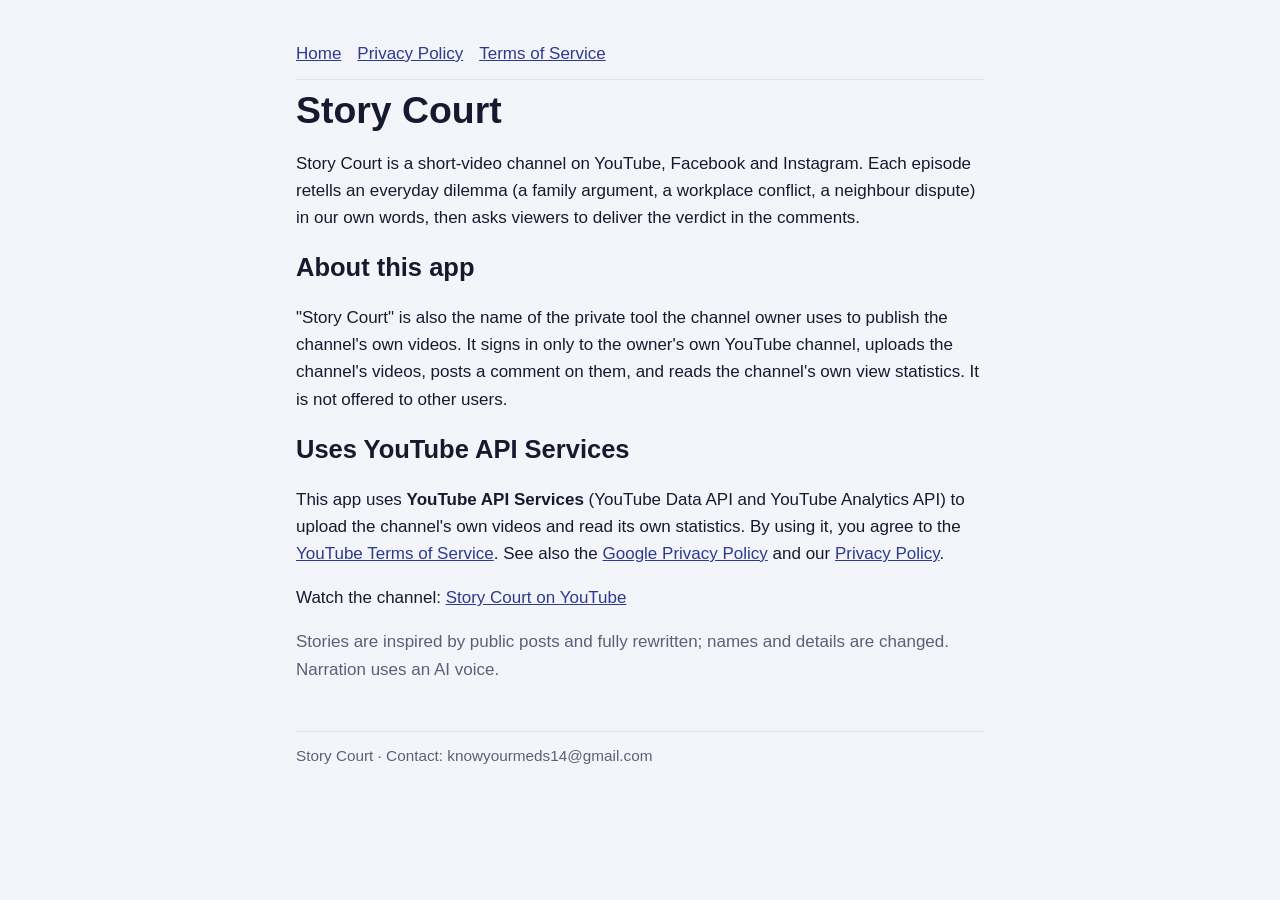
<file: index.html>
<!doctype html><html lang="en"><head><meta charset="utf-8"><meta name="viewport" content="width=device-width,initial-scale=1">
<title>Story Court</title><link rel="stylesheet" href="style.css"></head><body><main><nav><a href="./">Home</a><a href="privacy.html">Privacy Policy</a><a href="terms.html">Terms of Service</a></nav>
<h1>Story Court</h1>
<p>Story Court is a short-video channel on YouTube, Facebook and Instagram. Each episode retells an everyday dilemma (a family argument, a workplace conflict, a neighbour dispute) in our own words, then asks viewers to deliver the verdict in the comments.</p>
<h2>About this app</h2>
<p>"Story Court" is also the name of the private tool the channel owner uses to publish the channel's own videos. It signs in only to the owner's own YouTube channel, uploads the channel's videos, posts a comment on them, and reads the channel's own view statistics. It is not offered to other users.</p>
<h2>Uses YouTube API Services</h2>
<p>This app uses <b>YouTube API Services</b> (YouTube Data API and YouTube Analytics API) to upload the channel's own videos and read its own statistics. By using it, you agree to the <a href="https://www.youtube.com/t/terms">YouTube Terms of Service</a>. See also the <a href="https://policies.google.com/privacy">Google Privacy Policy</a> and our <a href="privacy.html">Privacy Policy</a>.</p>
<p>Watch the channel: <a href="https://www.youtube.com/channel/UCxB9PsQe0zA3c5P161Cx7rg">Story Court on YouTube</a></p>
<p class="muted">Stories are inspired by public posts and fully rewritten; names and details are changed. Narration uses an AI voice.</p>
<footer>Story Court · Contact: knowyourmeds14@gmail.com</footer></main></body></html>
</file>
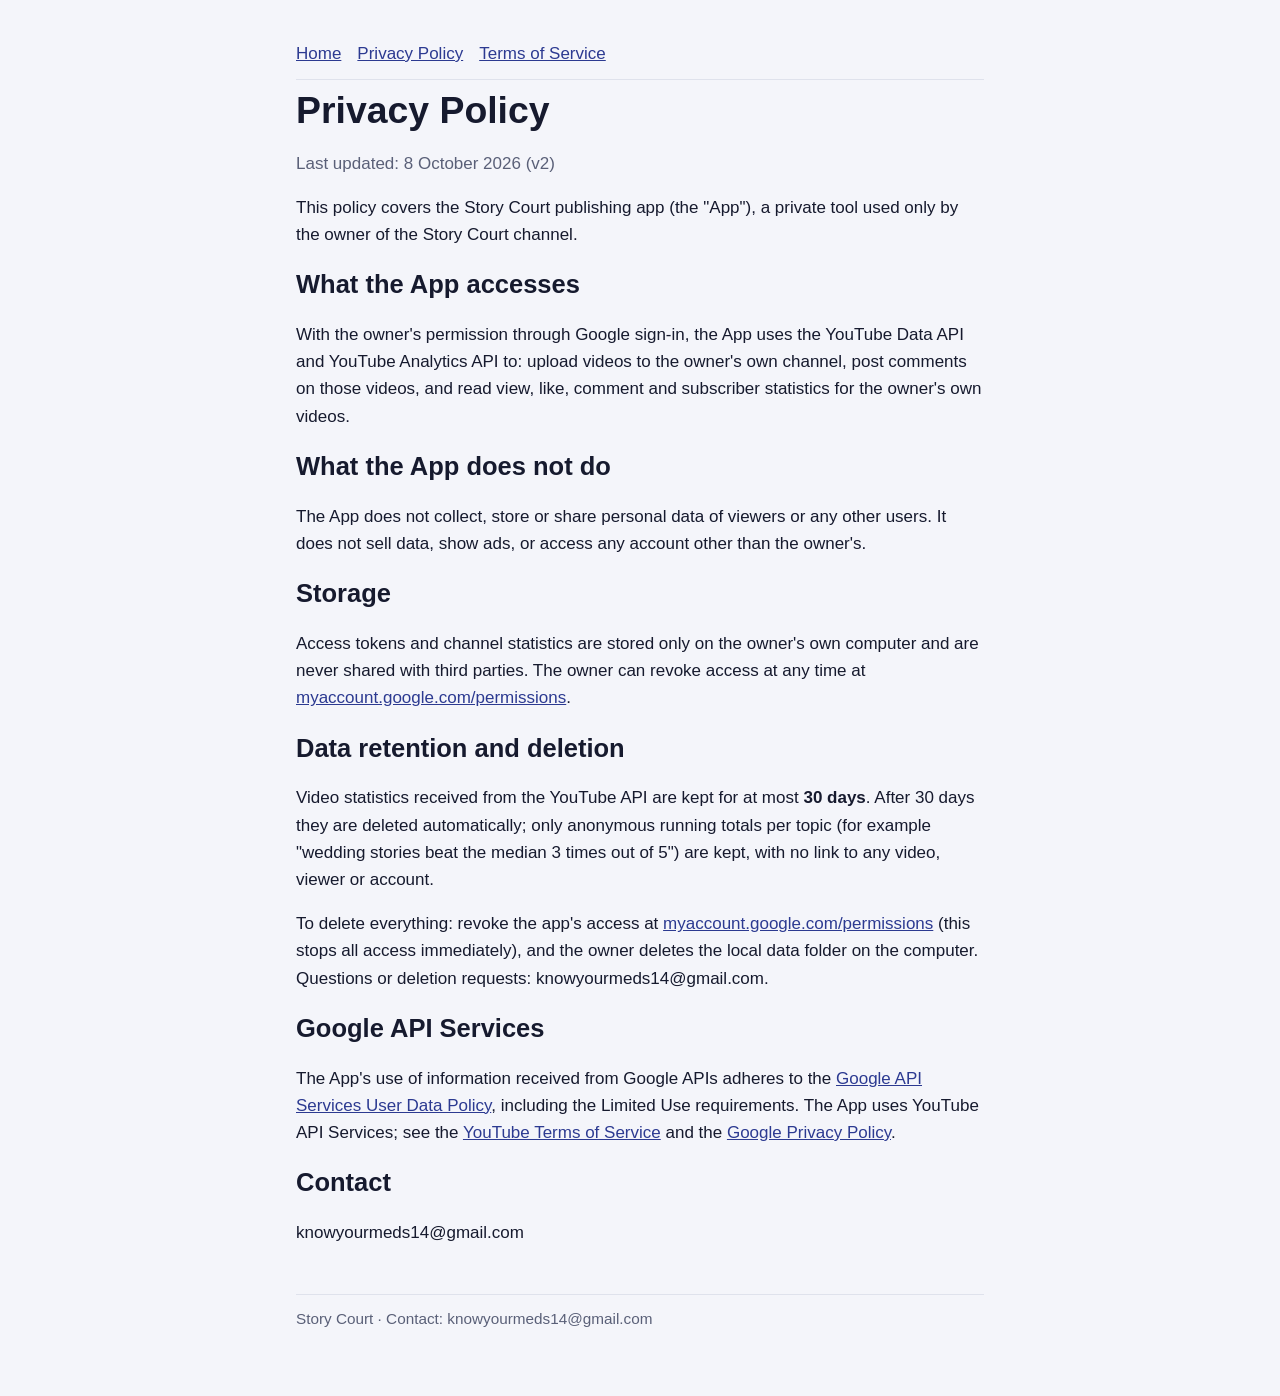
<file: privacy.html>
<!doctype html><html lang="en"><head><meta charset="utf-8"><meta name="viewport" content="width=device-width,initial-scale=1">
<title>Privacy Policy · Story Court</title><link rel="stylesheet" href="style.css"></head><body><main><nav><a href="./">Home</a><a href="privacy.html">Privacy Policy</a><a href="terms.html">Terms of Service</a></nav>
<h1>Privacy Policy</h1><p class="muted">Last updated: 8 October 2026 (v2)</p>
<p>This policy covers the Story Court publishing app (the "App"), a private tool used only by the owner of the Story Court channel.</p>
<h2>What the App accesses</h2>
<p>With the owner's permission through Google sign-in, the App uses the YouTube Data API and YouTube Analytics API to: upload videos to the owner's own channel, post comments on those videos, and read view, like, comment and subscriber statistics for the owner's own videos.</p>
<h2>What the App does not do</h2>
<p>The App does not collect, store or share personal data of viewers or any other users. It does not sell data, show ads, or access any account other than the owner's.</p>
<h2>Storage</h2>
<p>Access tokens and channel statistics are stored only on the owner's own computer and are never shared with third parties. The owner can revoke access at any time at <a href="https://myaccount.google.com/permissions">myaccount.google.com/permissions</a>.</p>
<h2>Data retention and deletion</h2>
<p>Video statistics received from the YouTube API are kept for at most <b>30 days</b>. After 30 days they are deleted automatically; only anonymous running totals per topic (for example "wedding stories beat the median 3 times out of 5") are kept, with no link to any video, viewer or account.</p>
<p>To delete everything: revoke the app's access at <a href="https://myaccount.google.com/permissions">myaccount.google.com/permissions</a> (this stops all access immediately), and the owner deletes the local data folder on the computer. Questions or deletion requests: knowyourmeds14@gmail.com.</p>
<h2>Google API Services</h2>
<p>The App's use of information received from Google APIs adheres to the <a href="https://developers.google.com/terms/api-services-user-data-policy">Google API Services User Data Policy</a>, including the Limited Use requirements. The App uses YouTube API Services; see the <a href="https://www.youtube.com/t/terms">YouTube Terms of Service</a> and the <a href="https://policies.google.com/privacy">Google Privacy Policy</a>.</p>
<h2>Contact</h2><p>knowyourmeds14@gmail.com</p>
<footer>Story Court · Contact: knowyourmeds14@gmail.com</footer></main></body></html>
</file>
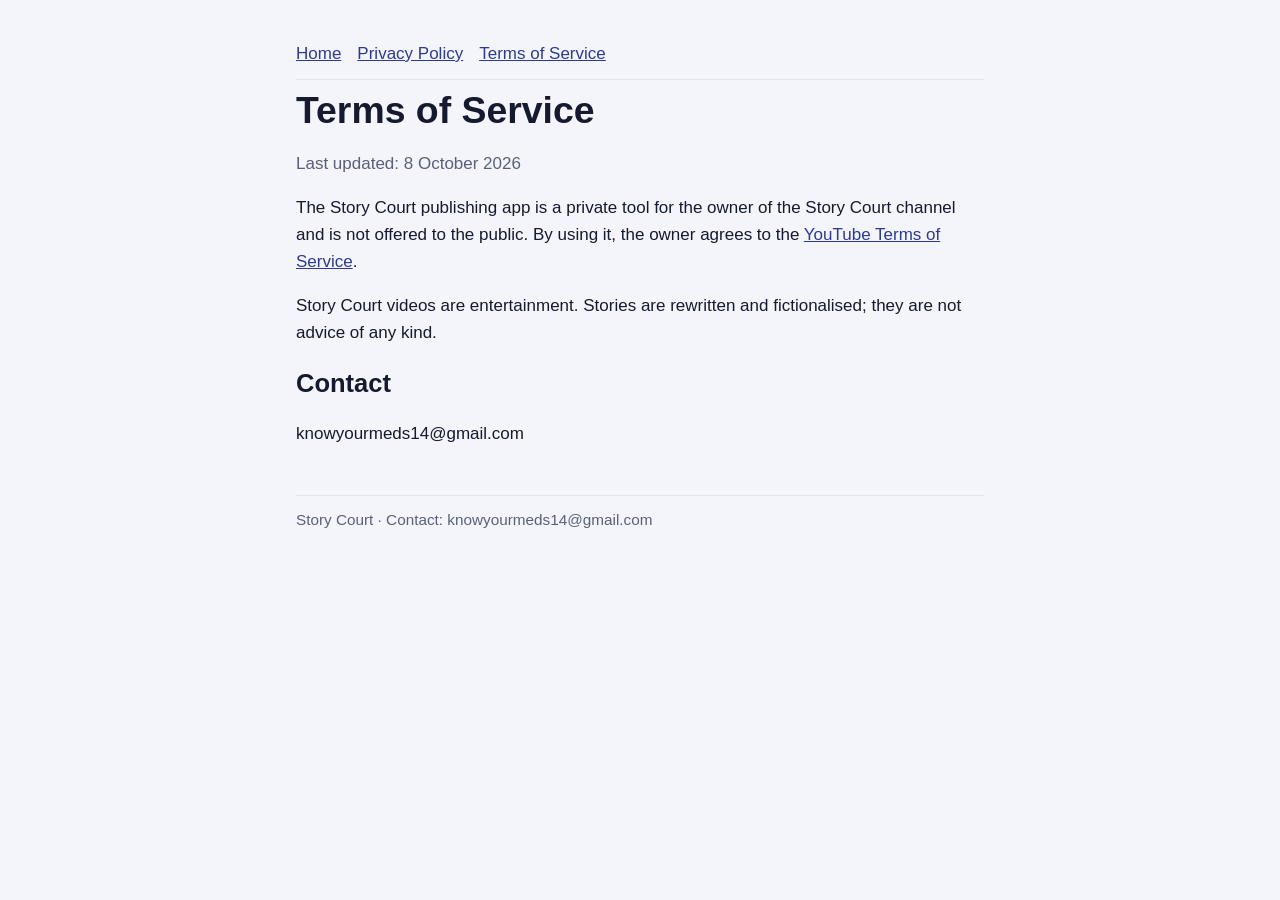
<file: terms.html>
<!doctype html><html lang="en"><head><meta charset="utf-8"><meta name="viewport" content="width=device-width,initial-scale=1">
<title>Terms of Service · Story Court</title><link rel="stylesheet" href="style.css"></head><body><main><nav><a href="./">Home</a><a href="privacy.html">Privacy Policy</a><a href="terms.html">Terms of Service</a></nav>
<h1>Terms of Service</h1><p class="muted">Last updated: 8 October 2026</p>
<p>The Story Court publishing app is a private tool for the owner of the Story Court channel and is not offered to the public. By using it, the owner agrees to the <a href="https://www.youtube.com/t/terms">YouTube Terms of Service</a>.</p>
<p>Story Court videos are entertainment. Stories are rewritten and fictionalised; they are not advice of any kind.</p>
<h2>Contact</h2><p>knowyourmeds14@gmail.com</p>
<footer>Story Court · Contact: knowyourmeds14@gmail.com</footer></main></body></html>
</file>
<file: style.css>
:root{--bg:#f4f5fa;--ink:#161a2e;--muted:#5a6078;--accent:#2c3a91;--line:#dfe2ec}
@media (prefers-color-scheme:dark){:root{--bg:#10121c;--ink:#eceef8;--muted:#a2a8c3;--accent:#9eabff;--line:#2b2f44}}
*{box-sizing:border-box}body{margin:0;background:var(--bg);color:var(--ink);font:17px/1.6 "Segoe UI",Arial,sans-serif}
main{max-width:720px;margin:0 auto;padding:40px 16px 64px}h1,h2{line-height:1.2}h1{font-size:2.2em;margin:.2em 0}
nav{display:flex;gap:16px;flex-wrap:wrap;border-bottom:1px solid var(--line);padding-bottom:12px}a{color:var(--accent)}
.muted{color:var(--muted)}footer{margin-top:48px;border-top:1px solid var(--line);padding-top:12px;font-size:.9em;color:var(--muted)}
</file>
